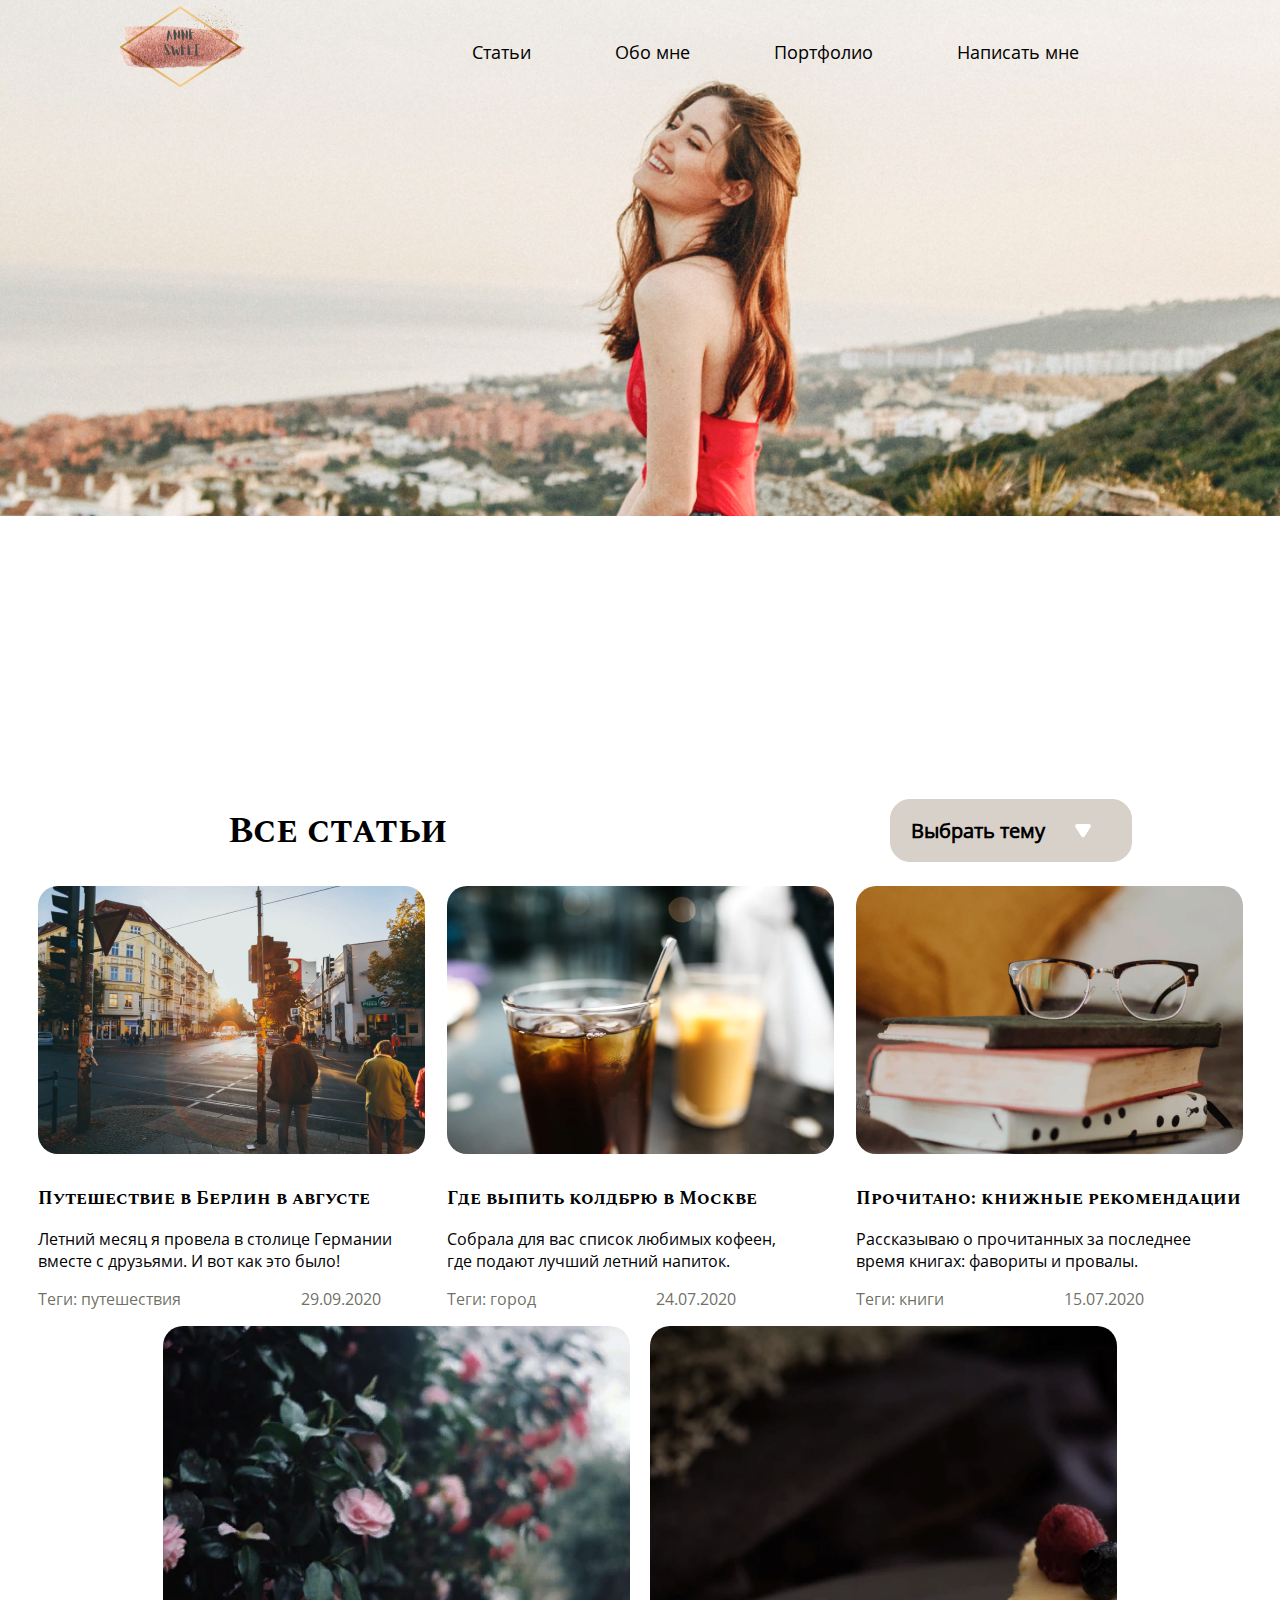
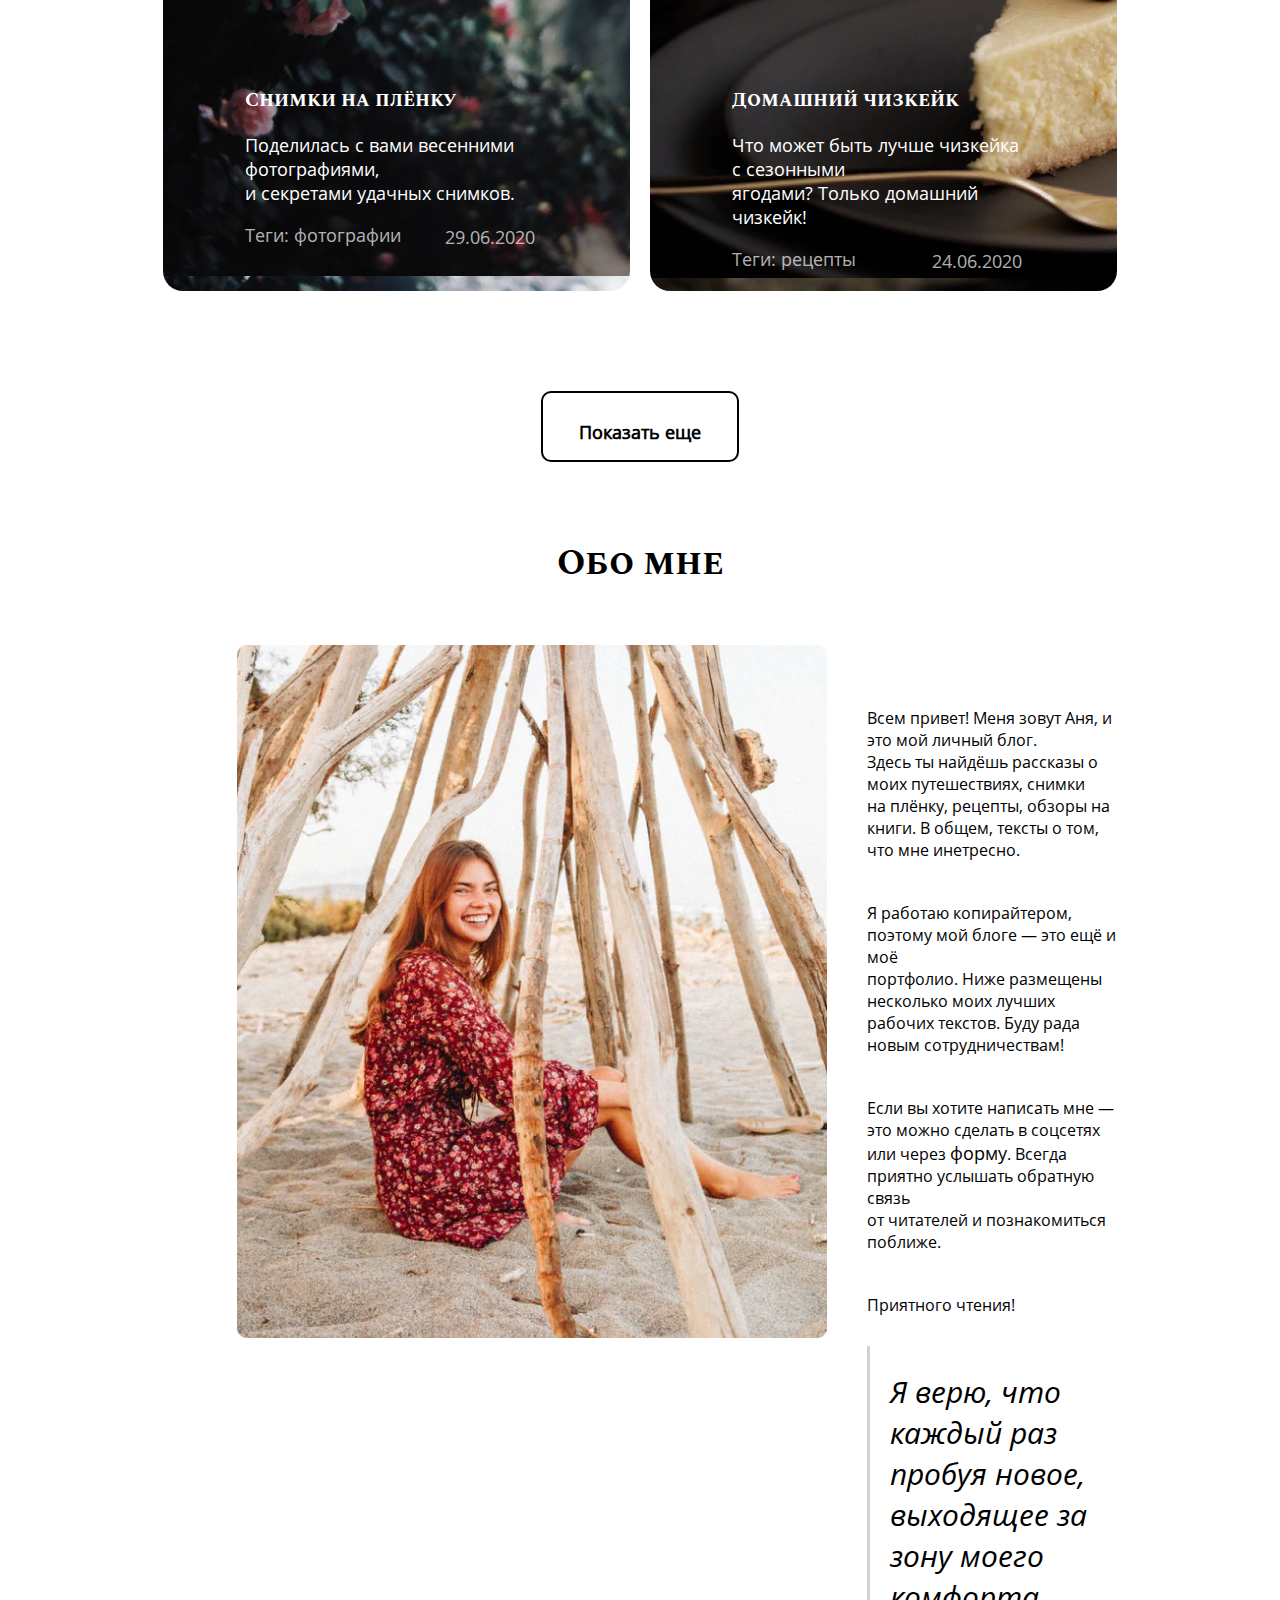
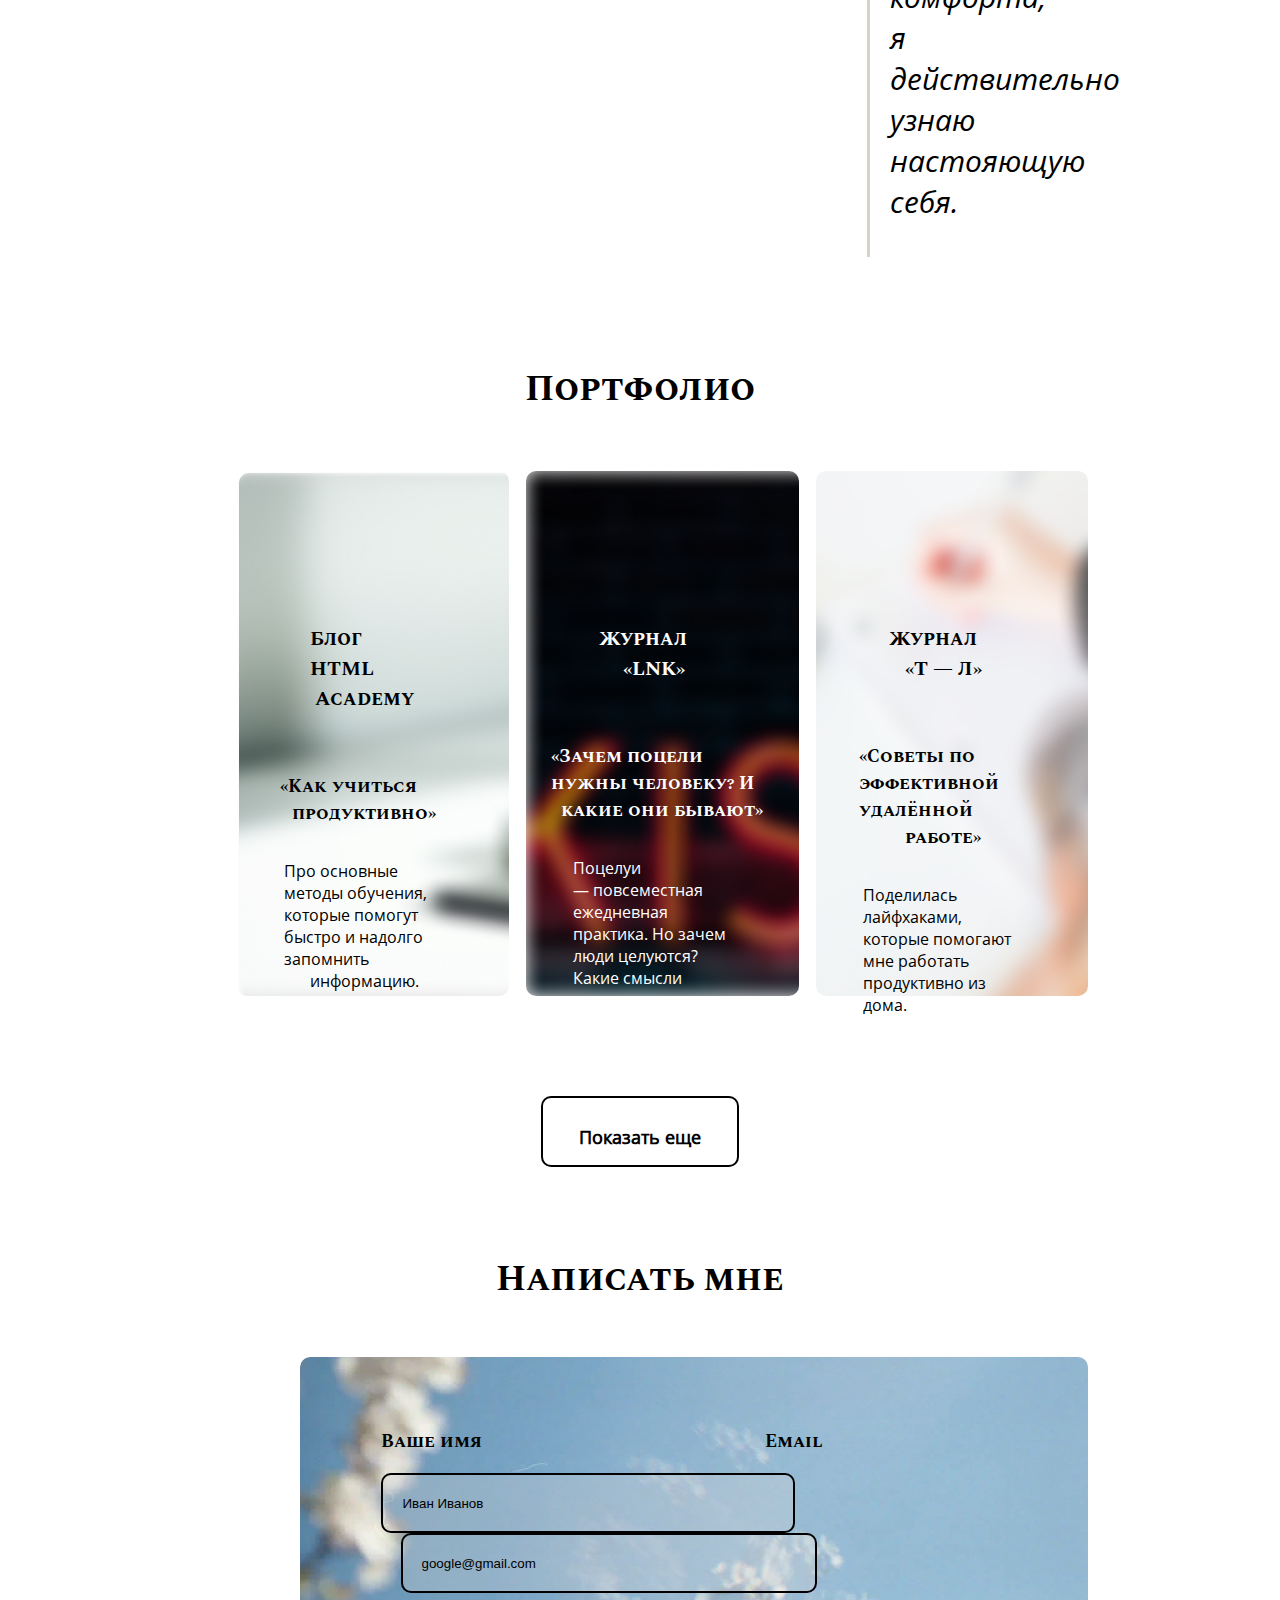
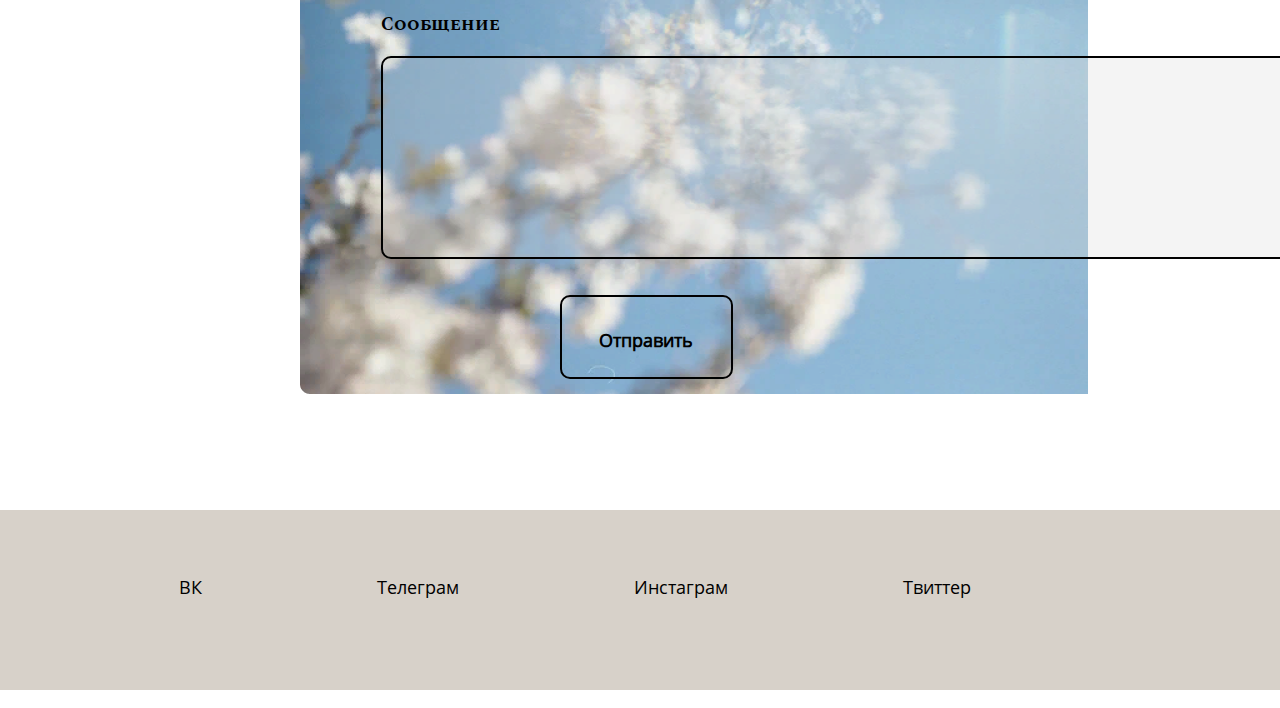
<file: HtmlAcademy/main/index.html>
<!DOCTYPE html>
<html lang="en">
<head>
	<meta charset="UTF-8">
	<meta name="viewport" content="width=device-width, initial-scale=1.0">
	<title>Document</title>
	<link rel="stylesheet" href="css/main.css">
</head>
<body>
	<header>
		<div class="header">
			<div class="header_logo">
				<img src="img/Group.png">
				<div class="header_logo__menu">
					<nav>
						<ul>
							<li><a href="#articles">Статьи</a></li>
							<li><a href="#about">Обо мне</a></li>
							<li><a href="#portfolio">Портфолио</a></li>
							<li><a href="#mi" id="header__menu">Написать мне</a></li>
						</ul>
					</nav>
				</div>
			</div>
		</div>
	</header>

	<section> 
		<div class="articles">
			<h1>Все статьи
				<span class="articles_topic" id="articles">
					<span class="articles_topic__activ">
						<nav>
							<ul>
								<li id="a1"><a href="#">Выбрать тему<img src="img/Polygon.png"></a>
									<ul>
										<li><a href="../second/index.html">путешествия</a></li>
										<li><a href="../second/index.html">город</a></li>
										<li><a href="../second/index.html">книги</a></li>
										<li><a href="../second/index.html">фотографии</a></li>
										<li><a href="../second/index.html">рецепты</a></li>
										<li><a href="../second/index.html">все статьи</a></li>
									</ul>
								</li>
							</ul>
						</nav>
					</span>
				</span>
			</h1>

				<div class="articles_all">			
					<div class="articles_all__berlin">
						<img src="img/berlin.png">
						<h1>Путешествие в Берлин в августе</h1>
						<p>Летний месяц я провела в столице Германии <br> вместе с друзьями. И вот как это было!</p>
						<p class="articles_all__tegs">Теги: путешествия <span>29.09.2020</span></p>
					</div>

					<div>
						<img src="img/moscow.png">
						<h1>Где выпить колдбрю в Москве</h1>
						<p>Собрала для вас список любимых кофеен,<br>
						где подают лучший летний напиток.</p>
						<p class="articles_all__tegs">Теги: город <span>24.07.2020</span></p>
					</div>

					<div class="articles_all__recommendations">
						<img src="img/books.png">
						<h1>Прочитано: книжные рекомендации</h1>
						<p>Рассказываю о прочитанных за последнее<br> время книгах: фавориты и провалы. </p>
						<p class="articles_all__tegs">Теги: книги <span>15.07.2020</span></p>
					</div>
				</div>	
					<div class="articles_bottom">

						<div class="articles_bottom__picture">
							<h1>Снимки на плёнку</h1>
							<p>Поделилась с вами весенними фотографиями,<br> и секретами удачных снимков.</p>
							<p class="articles_bottom__tegs">Теги: фотографии <span>29.06.2020</span></p>
						</div>

						<div class="articles_bottom__cheesecake">
							<h1>Домашний чизкейк </h1>
							<p>Что может быть лучше чизкейка с сезонными<br>
								ягодами? Только домашний чизкейк!</p>
							<p class="articles_bottom__tegs">Теги: рецепты <span>24.06.2020</span></p>
					</div>
				</div>
			</div>
			<div class="articles_bottom__next">
				<h1><a href="#">Показать еще</a></h1>
			</div>
	</section>

	<section>
		<div class="about">
			<h1>
				Обо мне
			</h1>
				<div class="about_all" id="about">
					<div class="about_all__img">
						<img src="img/MaskGroup.png">
					</div>
						<div class="about_all__text">
							<p>
								Всем привет! Меня зовут Аня, и это мой личный блог.<br>
								Здесь ты найдёшь рассказы о моих путешествиях, снимки<br>
								на плёнку, рецепты, обзоры на книги. В общем, тексты о том,<br>
								что мне инетресно.
							</p>

							<p>
								Я работаю копирайтером, поэтому мой блоге — это ещё и моё<br>
								портфолио. Ниже размещены несколько моих лучших<br>
								рабочих текстов. Буду рада новым сотрудничествам!
							</p>

							<p>
								Если вы хотите написать мне — это можно сделать в соцсетях<br>
								или через <a href="#">форму</a>. Всегда приятно услышать обратную связь<br>
								от читателей и познакомиться поближе.
							</p>

							<p>
								Приятного чтения!
							</p>

							<p class="about_all__text_special">
								Я верю, что каждый раз пробуя новое,<br>
								выходящее за зону моего комфорта,<br>
								я действительно узнаю настояющую<br>
								себя.<br> 
							</p>
					</div>
				</div>
			</div>
	
	</section>

	<section>
		<div class="portfolio" id="portfolio">
			<h1>Портфолио</h1>
			<div class="portfolio_block">
				<div class="portfolio_block__academy">
					<h1>Блог HTML Academy</h1>
					<h2>«Как учиться продуктивно»</h2>
					<p>
						Про основные методы обучения,
						которые помогут быстро и надолго
						запомнить информацию.
					</p>
				</div>
				<div class="portfolio_block__lnk">
					<h1>Журнал «LNK»</h1>
					<h2>
						«Зачем поцели нужны человеку?
						И какие они бывают»
					</h2>
					<p>
						Поцелуи — повсеместная ежедневная
						практика. Но зачем люди целуются?
						Какие смысли вкладывают в этот ритуал?
						И где корни этой практики?
					</p>
				</div>
				<div class="portfolio_block__t-l">
					<h1>Журнал «Т — Л»</h1>
					<h2>
						«Советы по эффективной
						удалённой работе»
					</h2>
					<p>
						Поделилась лайфхаками, которые помогают
						мне работать продуктивно из дома.
					</p>
				</div>
			</div>
		</div>
		<div class="articles_bottom__next">
				<h1><a href="#">Показать еще</a></h1>
			</div>
	</section>

	<section>
		<h1 id="mi">Написать мне</h1>
			<div class="forms">
				<form>
					<p>Ваше имя<span class="Email">Email</span></p>
						<input type="text" name="name" required="required" value="Иван Иванов" class="name">

						<input type="text" name="name" required="required" value="google@gmail.com" class="Email_form">

						<p>Сообщение</p>
						<textarea name="comment" cols="116" rows="13" class="textarea"></textarea>
					</form>
			<div class="form_posi">
				<div class="form__next">
						<h1><a href="#">Отправить</a></h1>
				</div>	
			</div>
		</div>
	</section>

	<footer>
		<div class="footer_menu">
			<nav>
				<ul>
					<li><a href="#">ВК</a></li>
					<li><a href="#">Телеграм</a></li>
					<li><a href="#">Инстаграм</a></li>
					<li><a href="#">Твиттер</a></li>
				</ul>
			</nav>
		</div>
	</footer>
</body>
</html>
</file>
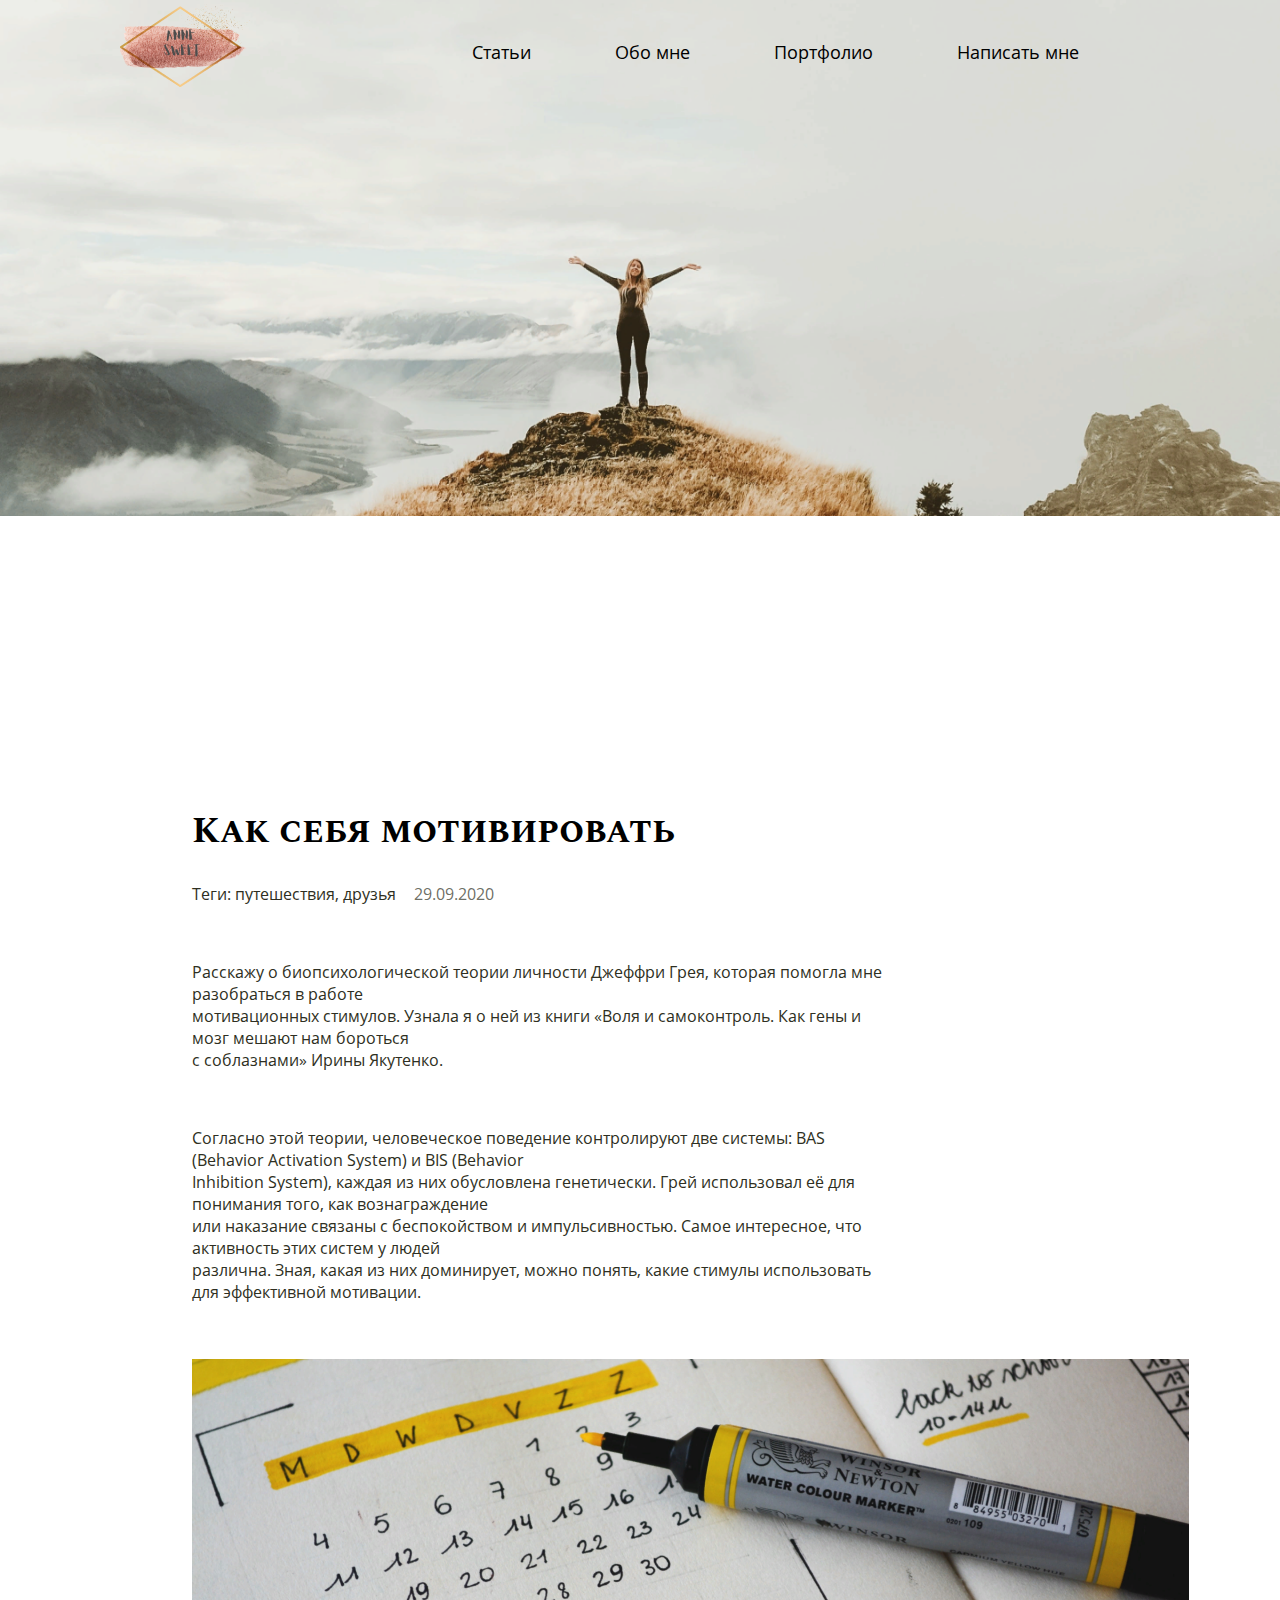
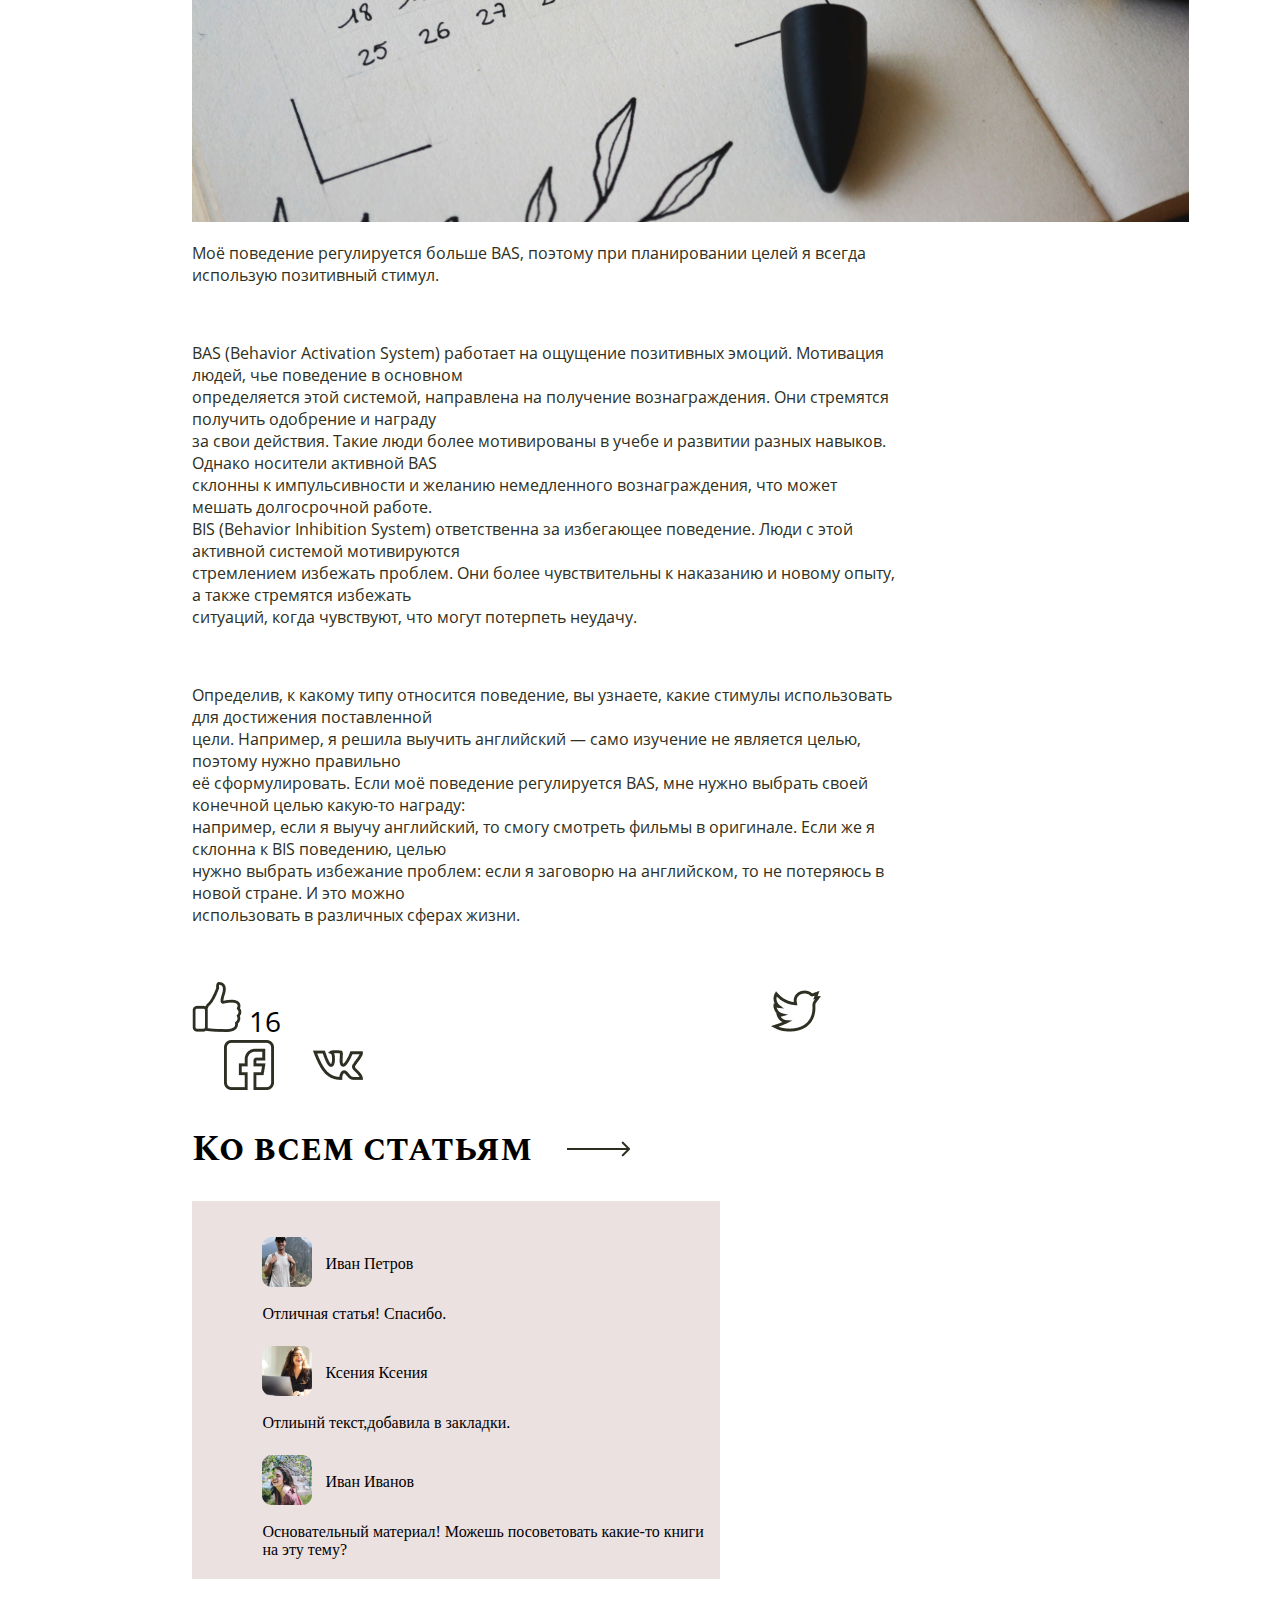
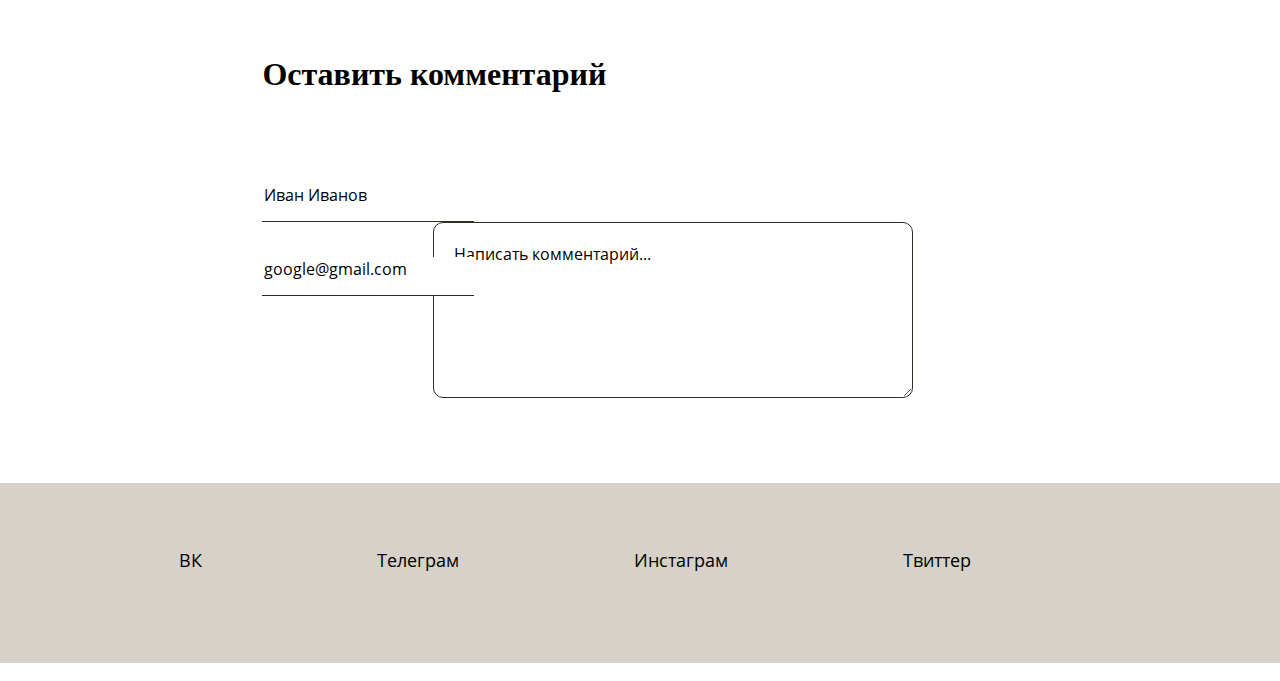
<file: HtmlAcademy/second/index.html>
<!DOCTYPE html>
<html lang="en">
<head>
	<meta charset="UTF-8">
	<meta name="viewport" content="width=device-width, initial-scale=1.0">
	<title>Document</title>
	<link rel="stylesheet" href="css/main.css">
</head>
<body>
		
	<header>
		<div class="header">
			<div class="header_logo">
				<img src="img/Group.png">
				<div class="header_logo__menu">
					<nav>
						<ul>
							<li><a href="#">Статьи</a></li>
							<li><a href="#">Обо мне</a></li>
							<li><a href="#">Портфолио</a></li>
							<li><a href="#" id="header__menu">Написать мне</a></li>
						</ul>
					</nav>
				</div>
			</div>
		</div>
	</header>

	<section>
		<div class="motivation">
			<h1>Как себя мотивировать</h1>
			<p class="motivation_tegs">Теги: путешествия, друзья <span class="motivation_data">29.09.2020</span></p>
			<p>
				Расскажу о биопсихологической теории личности Джеффри Грея, которая помогла мне разобраться в работе <br>мотивационных стимулов. Узнала я о ней из книги «Воля и самоконтроль. Как гены и мозг мешают нам бороться<br>
				с соблазнами» Ирины Якутенко.
			</p>
			<p>
				Согласно этой теории, человеческое поведение контролируют две системы: BAS (Behavior Activation System) и BIS (Behavior <br>Inhibition System), каждая из них обусловлена генетически. Грей использовал её для понимания того, как вознаграждение<br> или наказание связаны с беспокойством и импульсивностью. Самое интересное, что активность этих систем у людей<br> различна. Зная, какая из них доминирует, можно понять, какие стимулы использовать для эффективной мотивации.
			</p>
			<div class="motivation_img">
				<img src="img/estee-janssens-zni0z1.png">
				<p class="motivation_img__text">
					Моё поведение регулируется больше BAS, поэтому при планировании целей я всегда использую позитивный стимул.
				</p>
				<p>
					BAS (Behavior Activation System) работает на ощущение позитивных эмоций. Мотивация людей, чье поведение в основном<br> определяется этой системой, направлена на получение вознаграждения. Они стремятся получить одобрение и награду<br>
					за свои действия. Такие люди более мотивированы в учебе и развитии разных навыков. Однако носители активной BAS <br>склонны к импульсивности и желанию немедленного вознаграждения, что может мешать долгосрочной работе.<br>
					BIS (Behavior Inhibition System) ответственна за избегающее поведение. Люди с этой активной системой мотивируются <br>стремлением избежать проблем. Они более чувствительны к наказанию и новому опыту, а также стремятся избежать <br>ситуаций, когда чувствуют, что могут потерпеть неудачу.
				</p>
				<p>
					Определив, к какому типу относится поведение, вы узнаете, какие стимулы использовать для достижения поставленной <br>цели. Например, я решила выучить английский — само изучение не является целью, поэтому нужно правильно<br>
					её сформулировать. Если моё поведение регулируется BAS, мне нужно выбрать своей конечной целью какую-то награду:<br> например, если я выучу английский, то смогу смотреть фильмы в оригинале. Если же я склонна к BIS поведению, целью <br>нужно выбрать избежание проблем: если я заговорю на английском, то не потеряюсь в новой стране. И это можно<br> использовать в различных сферах жизни.
				</p>
			</div>
			<div class="motivation_social">
				<a href="#"><img src="img/like1.png"></a> 16
				<span class="motivation_social__tvfbvk">
					<a href="#"><img src="img/Vector.png"></a>
					<a href="#"><img src="img/facebook (1)1.png"></a>
					<a href="#"><img src="img/vk1.png"></a>
				</span>
			</div>
			<div class="motivation_next">
			<h1>
				Ко всем статьям
				<a href="../main/index.html"><img src="img/Arrow1.png"></a>
			</h1>
		</div>
	</div>
	</section>

	<section>
		<div class="coments">
			<div class="coments_old">
				<img src="img/Rectangle 24.png"><span>Иван Петров</span>
				<p>Отличная статья! Спасибо.</p>
				<img src="img/Rectangle 25.png"><span>Ксения Ксения</span>
				<p>Отлиынй текст,добавила в закладки.</p>
				<img src="img/Rectangle 26.png"><span>Иван Иванов</span>
				<p>Основательный материал! Можешь посоветовать какие-то книги на эту тему?</p>
			</div>
		</div>	
		<form>
			<h1>Оставить комментарий</h1>
			<input type="text" name="name" required="required" value="Иван Иванов" class="name"><br>
			<input type="text" name="name" required="required" value="google@gmail.com" class="Email_form">
			
			<textarea name="comment" cols="47" rows="7" class="textarea">Написать комментарий...</textarea>
			<a href="#" class="to_send">Отправить</a>		
		</form>
	</section>

	<footer>
		<div class="footer_menu">
			<nav>
				<ul>
					<li><a href="#">ВК</a></li>
					<li><a href="#">Телеграм</a></li>
					<li><a href="#">Инстаграм</a></li>
					<li><a href="#">Твиттер</a></li>
				</ul>
			</nav>
		</div>
	</footer>

	
</body>
</html>
</file>
<file: HtmlAcademy/main/css/main.css>
@font-face {
	font-family: Open Sans;
	src: url(../fonts/OpenSans-Regular.ttf);
}
@font-face {
	font-family: Spectral SC;
	src: url(../fonts/SpectralSC-Bold.ttf);
}
@font-face {
	font-family: Open Sans italic;
	src: url(../fonts/OpenSans-Italic.ttf);
}


body{
	margin: 0 auto;
}

header{
	background-image: url(../img/sonnie-h.png );
	background-repeat: no-repeat;	/* запрещает повтор фона */
	background-size: 100%;  /* растягивает фон на весь экран */
	height: 780px;
	object-position: bottom; 
}

.header_logo{
	padding: 4px 0px 0px 120px;
}

.header_logo__menu{
	margin-top: -67px;
}

.header_logo__menu ul{
	display: block;
	text-align: right;
	list-style: none;
}
.header_logo__menu li {
	padding-right: 80px; 
	display: inline-block;
}
a{
	font-family: Open Sans;
	font-size: 18px;
	text-decoration: none;
	color: black;
}

#header__menu{
	padding-right: 121px;
}

section{
	margin-left: 15%;
	margin-right: 15%;

}

.articles h1{
	font-family: Spectral SC;
	font-size: 36px;
	margin-left: 4%;
}

.articles_topic{
	margin-left: 77%;
	margin-right: 50px;
	width: 240px;
	margin-top: -60px;
	display: block;
	font-family: Open Sans;
	font-size: 16px;
	color: #2e2f22;
	border: 1px solid #d7d1c9;
/*	padding: 12px 0px 12px 12px;*/
	border-radius: 20px;
	background-color: #d7d1c9;
}

.articles_topic img {
	/*padding: 0px 19px 0px 33px;*/
	padding-left: 30px;
	margin-top: 0px;
}

#a1 {
	border-radius: 20px;
}


			/* убираем отступы и поля, а также list-style для "ul", 
			 * и добавляем "position:relative" */
			.articles_topic__activ nav ul {
			    padding:0;
			    margin:0;
			    list-style: none;
			    position: relative;
			    }
			
			/* применяем inline-block позиционирование к элементам навигации */
			.articles_topic__activ nav ul li {
			    display:inline-block;
			    background-color: #d7d1c9;
			    }
			
			/* стилизуем ссылки */
			.articles_topic__activ nav a {
			    display:block;
			    padding:1px 20px 0px 20px;
			    color: black;
			    font-size:20px;
			    line-height: 60px;
			    text-decoration:none;
			}

		/* скрываем выпадающие списки по умолчанию
			 * и задаем абсолютное позиционирование */
			.articles_topic__activ nav ul ul {
			    display: none;
			    position: absolute;
			  
			}
			
			/* отображаем выпадающий список при наведении */
			.articles_topic__activ nav ul li:hover > ul {
			    display:inherit;
			}
			
			/* первый уровень выпадающего списка */
			.articles_topic__activ nav ul ul li {
			    float:none;
			    display:list-item;
			    position: relative;
			    margin-left: 20px;
			}

.articles_all {
	display: flex;
	justify-content: center;
/*	text-align: center;*/
}

.articles_all h1{
	padding-top: 27px;
	font-size: 18px;
	text-align: left;
	margin: 0 auto;
}

.articles_all p {
	font-family: Open Sans;
	font-size: 16px;
}

.articles_all img{
	border-radius: 20px;
}

.articles_all__berlin {
	padding-right: 22px;
}
.articles_all__recommendations {
	padding-left: 22px;
}
.articles_all__tegs{
	color: rgb(46, 47, 34, 0.7);
	font-family: Open Sans;
	font-size: 16px;
}

.articles_all__tegs span{
	padding-left: 30%;
	text-align: right;
	margin-top: -22px;
}



.articles_bottom {
	display: flex;
	justify-content: center;
	color: white;
}

.articles_bottom h1{
	font-family: Spectral SC;
	font-size: 20px;
	margin: 0 auto;
}

.articles_bottom p{
	font-family:  Open Sans;
	font-size: 18px;
	padding-right: 95px;
}

.articles_bottom__picture {
	justify-content: center;
	padding-left: 82px;
	padding-top: 359px;
	font-family: Spectral SC;
	font-size: 20px;
	background-image: url(../img/picture.png);
	border-radius: 20px;
	margin-right: 20px;
}

.articles_bottom__cheesecake {
	justify-content: center;
	padding-left: 82px;
	padding-top: 359px;
	font-family: Spectral SC;
	font-size: 20px;
	background-image: url(../img/cheesecake.png);
	border-radius: 20px;
}

.articles_bottom__tegs {
	color: rgb(255,255,255, 0.7);
	font-family: Open Sans;
	font-size: 16px;
	text-align-last: left;
}

.articles_bottom__tegs span{
	display: block;
	text-align: right;
	margin-top: -22px;
	margin-left: 200px;
}


.articles_bottom__next {
	border: 2px solid black;
	padding: 12px 27px 12px 27px;
	font-family: Open Sans;
	font-size: 16px;
	margin: 100px 39% 0px 39%;
	border-radius: 10px;
}

.articles_bottom__next h1 {
	text-align: center;
	margin: 0 auto;
}



.about {
/*	margin-top: 5%;
	margin-left: 10%;*/
}

.about h1{
	text-align-last: center;
	font-family:  Spectral SC ;
	font-size: 36px;
	padding: 50px 0px 30px 0px;
}

.about_all {
	display: flex;
	margin-left: 5%;
}

.about_all__text {
	font-size: 16px;
	font-family: Open Sans;
	margin-top: 21px;
	padding-left: 40px;
}

.about_all__text p {
	padding-top: 25px;
}

.about_all__text_special {
	border-left: 3px solid #d7d1c9;
	padding-left: 20px;
	font-family: Open Sans italic;
	font-size: 30px;
	padding-bottom: 35px;
}

.portfolio h1 {
	text-align-last: center;
	font-size: 36px;
	font-family: Spectral SC;
/*	margin: 20px 0px 50px 0px;*/
	padding: 50px 0px 30px 0px; 
}
.portfolio_block {
	margin-left: 5%;
	display: flex;
	/*text-align-last: center;*/
}

.portfolio_block h1 {
	font-size: 20px;
	font-family: Spectral SC;
	padding: 140px 89px 44px 73px;
}

.portfolio_block h2 {
	font-size: 18px;
	font-family: Spectral SC;
	padding: 0px 60px 0px 43px;
}

.portfolio_block p {
	font-size: 16px;
	font-family: Open Sans;
	padding: 17px 63px 188px 47px;
}

.portfolio_block__academy {
	border-radius: 10px;
	background-image: url(../img/Maskoup.jpg);
	width: 387px;
	height: 525px;
	text-align-last: center;
}
.portfolio_block__lnk {
	margin: 0px 2% 0px 2%;
	border-radius: 10px;
	background-image: url(../img/image7.png);
	width: 387px;
	height: 525px;
	color: white;
}
.portfolio_block__lnk h2 {
	padding: 0px 26px 0px 25px;
	text-align-last: center;
}
.portfolio_block__t-l {
	border-radius: 10px;
	background-image: url(../img/image9.png);
	width: 387px;
	height: 525px;
}
.portfolio_block__t-l h2{
	text-align-last: center;
}


.forms{
	background-image: url(../img/Maskroup1.png);
	background-repeat: no-repeat;
	margin-left: 12%;
	border-radius: 10px;
}
.forms div {
	border-radius: 10px;
}

#mi {
	font-size: 36px;
	font-family: Spectral SC;
	text-align-last: center;
	margin: 85px 0px 50px 0px;
}

form {
	border-radius: 10px;
	padding: 53px 0px 12px 81px;
}

form p {
	font-size: 18px;
	font-family: Spectral SC;
}
.Email {
	padding-left: 40%;
}
.name {
	padding: 21px 213px 20px 20px;
	border-radius: 10px;
	background-color: rgb(220,220,220, 0.3);
	border: 2px solid black;
}
.Email_form {
	padding: 21px 216px 20px 19px;
	border-radius: 10px;
	margin-left: 20px;
	background-color: rgb(220,220,220, 0.3);
	border: 2px solid black;
}

.textarea {
	background-color: rgb(220,220,220, 0.3);
	border-radius: 10px;
	border: 2px solid black;
}

.form_posi  {
	padding-bottom: 50px; 
}

.form__next {
	border: 2px solid black;
	border-radius: 10px;
	text-align-last: center;
	margin: 20px 45% 0px 33%;
}

.footer_menu {
	background-color: #d7d1c9;
	text-decoration: none;
	font-size: 18px;
	font-family: Open Sans;
	text-align-last: center;
	margin: 81px 0px 0px 0px;
}
.footer_menu ul{
	display: block;
	list-style: none;
}

.footer_menu li {
	display: inline-block;
	padding: 65px 170px 91px 0px;
}
</file>
<file: HtmlAcademy/second/css/main.css>
@font-face {
	font-family: Open Sans;
	src: url(../../main/fonts/OpenSans-Regular.ttf);
}
@font-face {
	font-family: Spectral SC;
	src: url(../../main/fonts/SpectralSC-Bold.ttf);
}
@font-face {
	font-family: Open Sans italic;
	src: url(../../main/OpenSans-Italic.ttf);
}

body{
	margin: 0 auto;
}

header{
	background-image: url(../img/samuel-scriash1.png);
	background-repeat: no-repeat;	/* запрещает повтор фона */
	background-size: 100%;  /* растягивает фон на весь экран */
	height: 780px;
	object-position: bottom; 
}

.header_logo{
	padding: 4px 0px 0px 120px;
}

.header_logo__menu{
	margin-top: -67px;
}

.header_logo__menu ul{
	display: block;
	text-align: right;
	list-style: none;
}
.header_logo__menu li {
	padding-right: 80px; 
	display: inline-block;
}
a{
	font-family: Open Sans;
	font-size: 18px;
	text-decoration: none;
	color: black;
}

#header__menu{
	padding-right: 121px;
}

section{
	margin-left: 15%;
	margin-right: 30%;

}


.motivation {}
.motivation h1 {
	font-size: 36px;
	font-family: Spectral SC;
}
.motivation_tegs {
	font-size: 16px;
	font-family: Open Sans;
	color: rgb(46, 47, 34, 0.7);
}
.motivation_data {
	color: rgb(46, 47, 34, 0.7);
	padding-left: 2%;
	font-size: 16px;
	font-family: Open Sans;
}
.motivation p {
	font-size: 16px;
	font-family: Open Sans;
	color: #2e2f22;
	padding-bottom: 40px;
}
.motivation_img {
	object-position: right;
}
.motivation_img__text {
	font-size: 14px;
	font-family: Open Sans;
}
.motivation_social {
	font-size: 28px;
	font-family: Open Sans;
}
.motivation_social__tvfbvk {
	padding-left: 64%;
}
.motivation_social__tvfbvk img {
	padding-left: 32px;
}

.motivation_next img{
	padding-left: 26px;
	padding-bottom: 3px;
}

.coments {
	background-color: #ece1e1;
	margin-right: 25%;
	padding-left: 10%;
	padding-top: 5%;
}
.coments_old span{
	margin-top: 18px;
	margin-left: 13px;
	position: absolute;
}
.coments_old p {
	margin: 14px 0px 3px 0px;
	padding-bottom: 20px;
}
.coments_new{
	background-color: white;
	margin-top: 77px;
}
.coments_new h1 {
	font-size: 24px;
	font-family: Open Sans;
	margin-left: 10%;
}
form {
	margin-top: 77px;
	margin-left: 10%;
	}
.name {
	margin-top: 69px;
	border-top: none;
	border-right: none;
	border-left: none;
	padding-bottom: 15px;
	font-size: 16px;
	font-family: Open Sans;
	border-bottom: 1px solid #2e2f22;
}
.Email_form {
	border-top: none;
	border-right: none;
	border-left: none;
	padding-bottom: 15px;
	position: absolute;
	margin-top: 35px;
	font-size: 16px;
	font-family: Open Sans;
	border-bottom: 1px solid #2e2f22;
}
.textarea {
	margin-left: 27%;
/*	margin-top: -4%;*/
	border-radius: 10px;
	font-size: 16px;
	font-family: Open Sans;
	border: 1px solid #2e2f22;
	padding: 20px 0px 0px 20px;
}

.to_send {
	position: absolute;
	display: table-row;
	font-size: 16px;
	font-family: Open Sans;
	border: 1px solid #2e2f22;
	padding: 12px 49px 12px 49px;
	border-radius: 10px;
	margin-left: -35.8%;
	margin-top: 6.7%;
}





.footer_menu {
	background-color: #d7d1c9;
	text-decoration: none;
	font-size: 18px;
	font-family: Open Sans;
	text-align-last: center;
	margin: 81px 0px 0px 0px;
}
.footer_menu ul{
	display: block;
	list-style: none;
}

.footer_menu li {
	display: inline-block;
	padding: 65px 170px 91px 0px;
}
</file>
